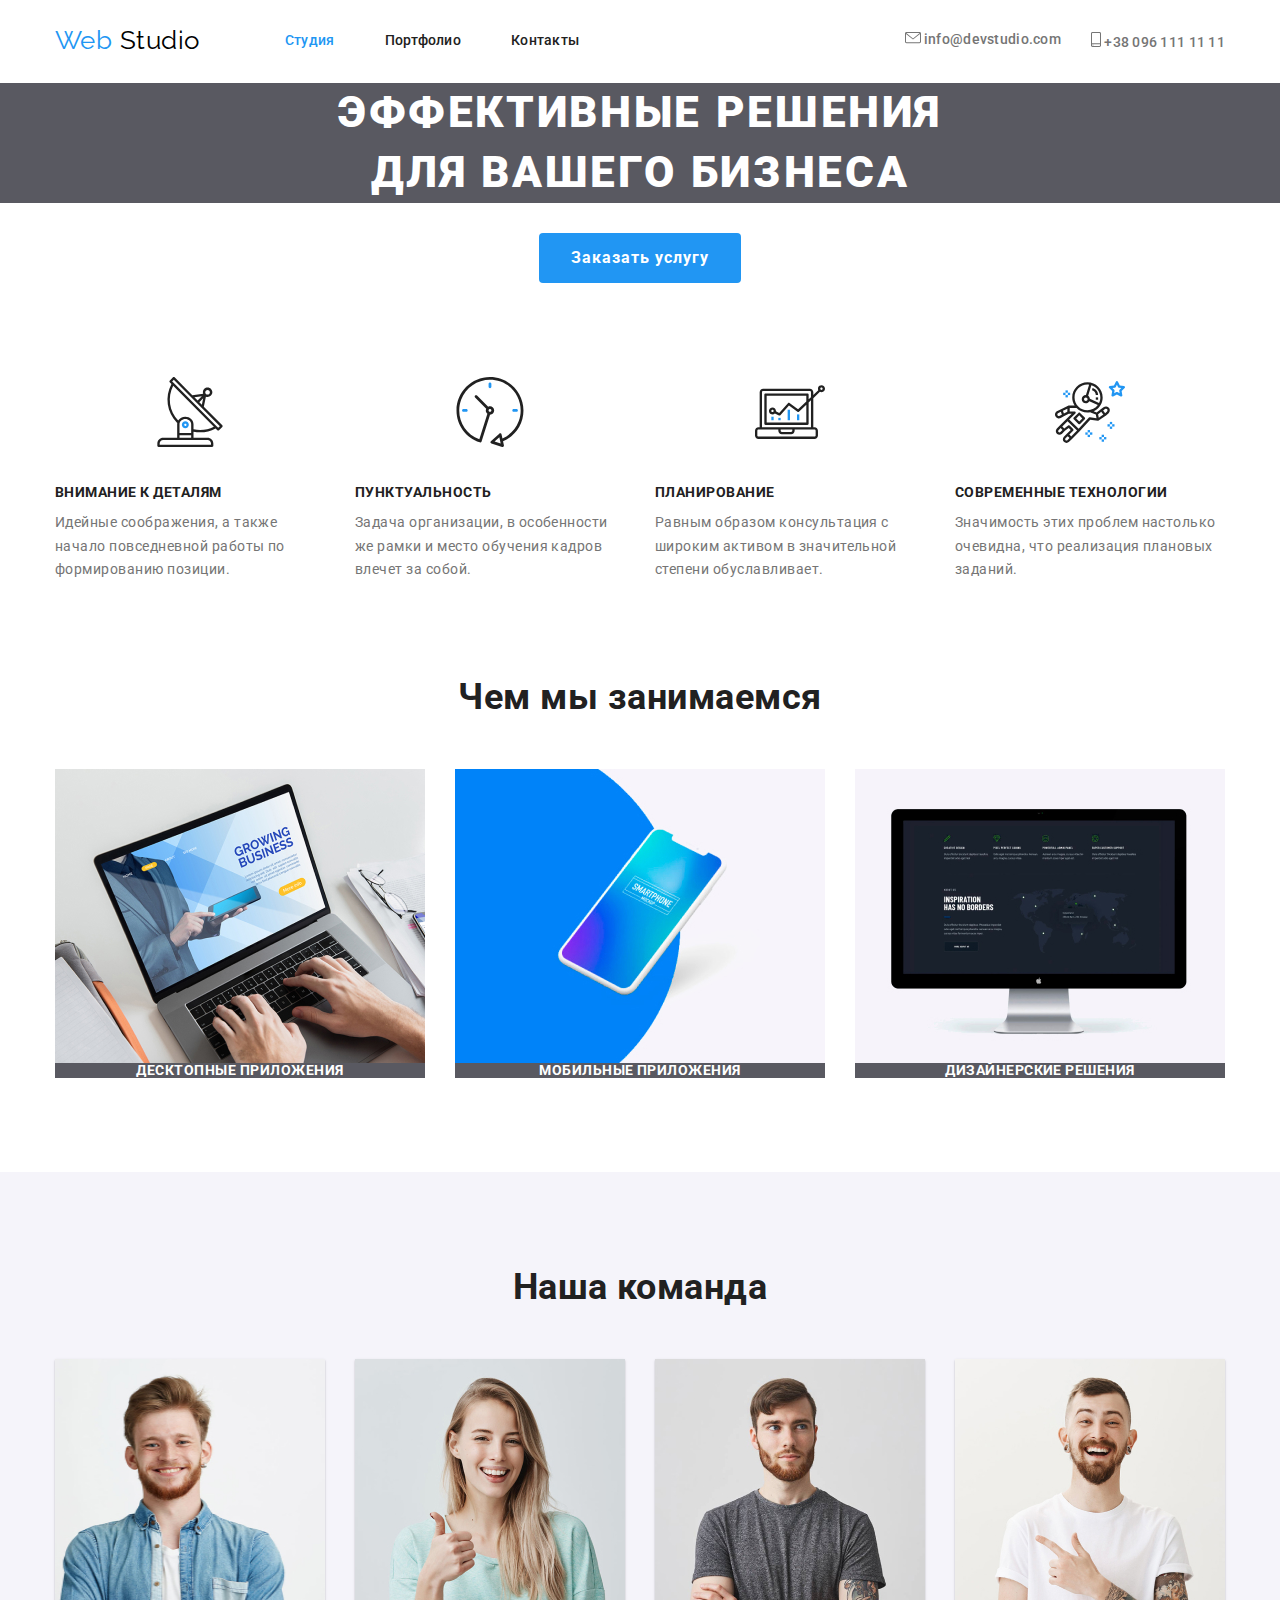
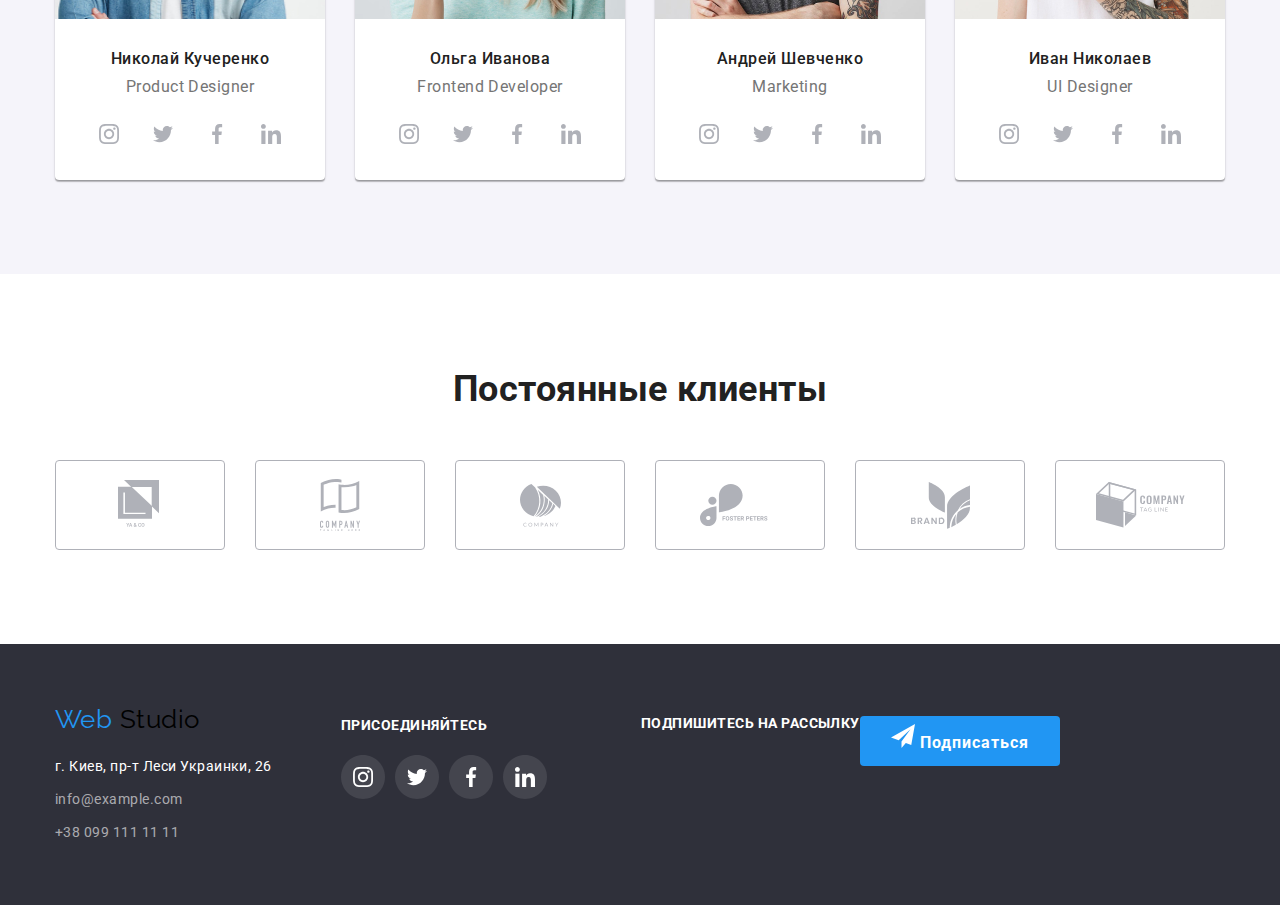
<file: index.html>
<!DOCTYPE html>
<html lang="ru">
	<head>
		<meta charset="UTF-8" />
		<meta name="viewport" content="width=device-width, initial-scale=1.0" />
		<title>Студия</title>
		<link
			href="https://fonts.googleapis.com/css2?family=Raleway:wght@700&family=Roboto:wght@400;500;700;900&display=swap"
			rel="stylesheet"
		/>
		<link rel="stylesheet" href="./css/normalize.css" />
		<link rel="stylesheet" href="./css/styles.css" />
	</head>
	<body>
		<!--Шапка сайта-->
		<header class="page-header">
			<div class="header-container">
				<nav class="navigation">
					<a href="./index.html" class="logo">
						<span class="logo-head">Web</span>
						Studio
					</a>

					<ul class="nav list">
						<li class="item"><a href="./index.html" class="nav-link current">Студия</a></li>
						<li class="item"><a href="./portfolio.html" class="nav-link">Портфолио</a></li>
						<li class="item"><a href="" class="nav-link">Контакты</a></li>
					</ul>
				</nav>
				<ul class="contact list">
					<li class="item">
						<a href="mailto:info@devstudio.com" class="link">
							<img src="./images/envelope.svg" alt="конверт" />
							info@devstudio.com
						</a>
					</li>
					<li>
						<a href="tel:+380961111111" class="link">
							<img src="./images/smartphone.svg" alt="смартфон" />
							+38 096 111 11 11
						</a>
					</li>
				</ul>
			</div>
		</header>

		<main>
			<!--Герой-->
			<section class="hero">
				<h1 class="hero-title">
					Эффективные решения
					<br />
					для вашего бизнеса
				</h1>
				<button class="button" type="button">Заказать услугу</button>
			</section>

			<!--Преимущества-->
			<section class="section no-padding">
				<div class="container">
					<!--Скрытый заголовок-->
					<h2 class="section-title visually-hidden">Наши преимущества</h2>
					<ul class="feature-list list">
						<li class="feature-item">
							<img src="./images/antenna1.svg" alt="антенна" />
							<h3 class="title">Внимание к деталям</h3>
							<p>
								Идейные соображения, а также начало повседневной работы по формированию позиции.
							</p>
						</li>
						<li class="feature-item">
							<img src="./images/clock1.svg" alt="часы" />
							<h3 class="title">Пунктуальность</h3>
							<p>
								Задача организации, в особенности же рамки и место обучения кадров влечет за собой.
							</p>
						</li>
						<li class="feature-item">
							<img src="./images/diagram1.svg" alt="диаграмма" />
							<h3 class="title">Планирование</h3>
							<p>
								Равным образом консультация с широким активом в значительной степени обуславливает.
							</p>
						</li>
						<li class="feature-item">
							<img src="./images/astronaut1.svg" alt="астронавт" />
							<h3 class="title">Современные технологии</h3>
							<p>
								Значимость этих проблем настолько очевидна, что реализация плановых заданий.
							</p>
						</li>
					</ul>
				</div>
			</section>

			<!--Услуги-->
			<section class="section">
				<div class="container">
					<h2 class="section-title">Чем мы занимаемся</h2>
					<ul class="services-list list">
						<li class="services-item">
							<img class="block" src="./images/notebook.jpg" alt="ноутбук" width="370" height="294" />
							<h3 class="services-title">Десктопные приложения</h3>
						</li>
						<li class="services-item">
							<img class="block" src="./images/phone.jpg" alt="телефон" width="370" height="294" />
							<h3 class="services-title">Мобильные приложения</h3>
						</li>
						<li class="services-item">
							<img class="block" src="./images/monitor.jpg" alt="монитор" width="370" height="294" />
							<h3 class="services-title">Дизайнерские решения</h3>
						</li>
					</ul>
				</div>
			</section>

			<!--Персонал-->
			<section class="staff-section">
				<div class="staff-container">
					<h2 class="section-title">Наша команда</h2>
					<ul class="staff-list list">
						<li class="staff-item">
							<img class="block" src="./images/nikolay.jpg" alt="николай" width="270" height="260" />
							<h3 class="title">Николай Кучеренко</h3>
							<p lang="en">Product Designer</p>
							<ul class="social-list list">
								<li class="social-item">
									<a href="" class="social-link">
										<img class="block" src="./images/instagram.svg" alt="Инстаграм" />
									</a>
								</li>
								<li class="social-item">
									<a href="" class="social-link">
										<img class="block" src="./images/twitter.svg" alt="Твиттер" />
									</a>
								</li>
								<li class="social-item">
									<a href="" class="social-link">
										<img class="block" src="./images/facebook.svg" alt="Фейсбук" />
									</a>
								</li>
								<li class="social-item">
									<a href="" class="social-link">
										<img class="block" src="./images/linkedin.svg" alt="Линкедин" />
									</a>
								</li>
							</ul>
						</li>
						<li class="staff-item">
							<img class="block" src="./images/olga.jpg" alt="ольга" width="270" height="260" />
							<h3 class="title">Ольга Иванова</h3>
							<p lang="en">Frontend Developer</p>
							<ul class="social-list list">
								<li class="social-item">
									<a href="" class="social-link">
										<img class="block" src="./images/instagram.svg" alt="Инстаграм" />
									</a>
								</li>
								<li class="social-item">
									<a href="" class="social-link">
										<img class="block" src="./images/twitter.svg" alt="Твиттер" />
									</a>
								</li>
								<li class="social-item">
									<a href="" class="social-link">
										<img class="block" src="./images/facebook.svg" alt="Фейсбук" />
									</a>
								</li>
								<li class="social-item">
									<a href="" class="social-link">
										<img class="block" src="./images/linkedin.svg" alt="Линкедин" />
									</a>
								</li>
							</ul>
						</li>
						<li class="staff-item">
							<img class="block" src="./images/andrey.jpg" alt="андрей" width="270" height="260" />
							<h3 class="title">Андрей Шевченко</h3>
							<p lang="en">Marketing</p>
							<ul class="social-list list">
								<li class="social-item">
									<a href="" class="social-link">
										<img class="block" src="./images/instagram.svg" alt="Инстаграм" />
									</a>
								</li>
								<li class="social-item">
									<a href="" class="social-link">
										<img class="block" src="./images/twitter.svg" alt="Твиттер" />
									</a>
								</li>
								<li class="social-item">
									<a href="" class="social-link">
										<img class="block" src="./images/facebook.svg" alt="Фейсбук" />
									</a>
								</li>
								<li class="social-item">
									<a href="" class="social-link">
										<img class="block" src="./images/linkedin.svg" alt="Линкедин" />
									</a>
								</li>
							</ul>
						</li>
						<li class="staff-item">
							<img class="block" src="./images/ivan.jpg" alt="иван" width="270" height="260" />
							<h3 class="title">Иван Николаев</h3>
							<p lang="en">UI Designer</p>
							<ul class="social-list list">
								<li class="social-item">
									<a href="" class="social-link">
										<img class="block" src="./images/instagram.svg" alt="Инстаграм" />
									</a>
								</li>
								<li class="social-item">
									<a href="" class="social-link">
										<img class="block" src="./images/twitter.svg" alt="Твиттер" />
									</a>
								</li>
								<li class="social-item">
									<a href="" class="social-link">
										<img class="block" src="./images/facebook.svg" alt="Фейсбук" />
									</a>
								</li>
								<li class="social-item">
									<a href="" class="social-link">
										<img class="block" src="./images/linkedin.svg" alt="Линкедин" />
									</a>
								</li>
							</ul>
						</li>
					</ul>
				</div>
			</section>

			<!--Клиенты-->
			<section class="section">
				<div class="container">
					<h2 class="section-title">Постоянные клиенты</h2>
					<ul class="clients-list list">
						<li class="clients-item">
							<a href=""><img class="block" src="./images/logo1.svg" alt="Логотип компании1" /></a>
						</li>
						<li class="clients-item">
							<a href=""><img class="block" src="./images/logo2.svg" alt="Логотип компании2" /></a>
						</li>
						<li class="clients-item">
							<a href=""><img class="block" src="./images/logo3.svg" alt="Логотип компании3" /></a>
						</li>
						<li class="clients-item">
							<a href=""><img class="block" src="./images/logo4.svg" alt="Логотип компании4" /></a>
						</li>
						<li class="clients-item">
							<a href=""><img class="block" src="./images/logo5.svg" alt="Логотип компании5" /></a>
						</li>
						<li class="clients-item">
							<a href=""><img class="block" src="./images/logo6.svg" alt="Логотип компании6" /></a>
						</li>
					</ul>
				</div>
			</section>
		</main>

		<!--Футер-->
		<footer class="footer">
			<div class="footer-container">
				<div class="info-container">
					<div class="logotype">
						<a href="./index.html" class="footer-logo">
							<span class="logo-head">Web</span>
							Studio
						</a>
					</div>
					<div class="address-container">
						<address class="address">
							<ul class="address-list list">
								<li class="address-item">
									<a href="https://goo.gl/maps/Vzsx6Xo2bajYZ1BS9" class="office">г. Киев, пр-т Леси Украинки, 26</a>
								</li>
								<li class="address-item">
									<a href="mailto:info@example.com" class="connection">info@example.com</a>
								</li>
								<li class="address-item">
									<a href="tel:+380991111111" class="connection">+38 099 111 11 11</a>
								</li>
							</ul>
						</address>
					</div>
				</div>
				<div class="social-container">
					<b class="act">присоединяйтесь</b>
					<ul class="footer-soclist list">
						<li class="footersocial-item">
							<a href="" class="footer-socisal">
								<img class="block" src="./images/instagram2.svg" alt="Инстаграм" />
							</a>
						</li>
						<li class="footersocial-item">
							<a href="" class="footer-socisal">
								<img class="block" src="./images/twitter2.svg" alt="Твиттер" />
							</a>
						</li>
						<li class="footersocial-item">
							<a href="" class="footer-socisal">
								<img class="block" src="./images/facebook2.svg" alt="Фейсбук" />
							</a>
						</li>
						<li class="footersocial-item">
							<a href="" class="footer-socisal">
								<img class="block" src="./images/linkedin2.svg" alt="Линкедин" />
							</a>
						</li>
					</ul>
				</div>
				<div class="act-container">
					<b class="act">Подпишитесь на рассылку</b>
					<a href="" class="button">
						<img src="./images/telegram.svg" alt="Телеграм" />
						Подписаться
					</a>
				</div>
			</div>
		</footer>
	</body>
</html>
</file>
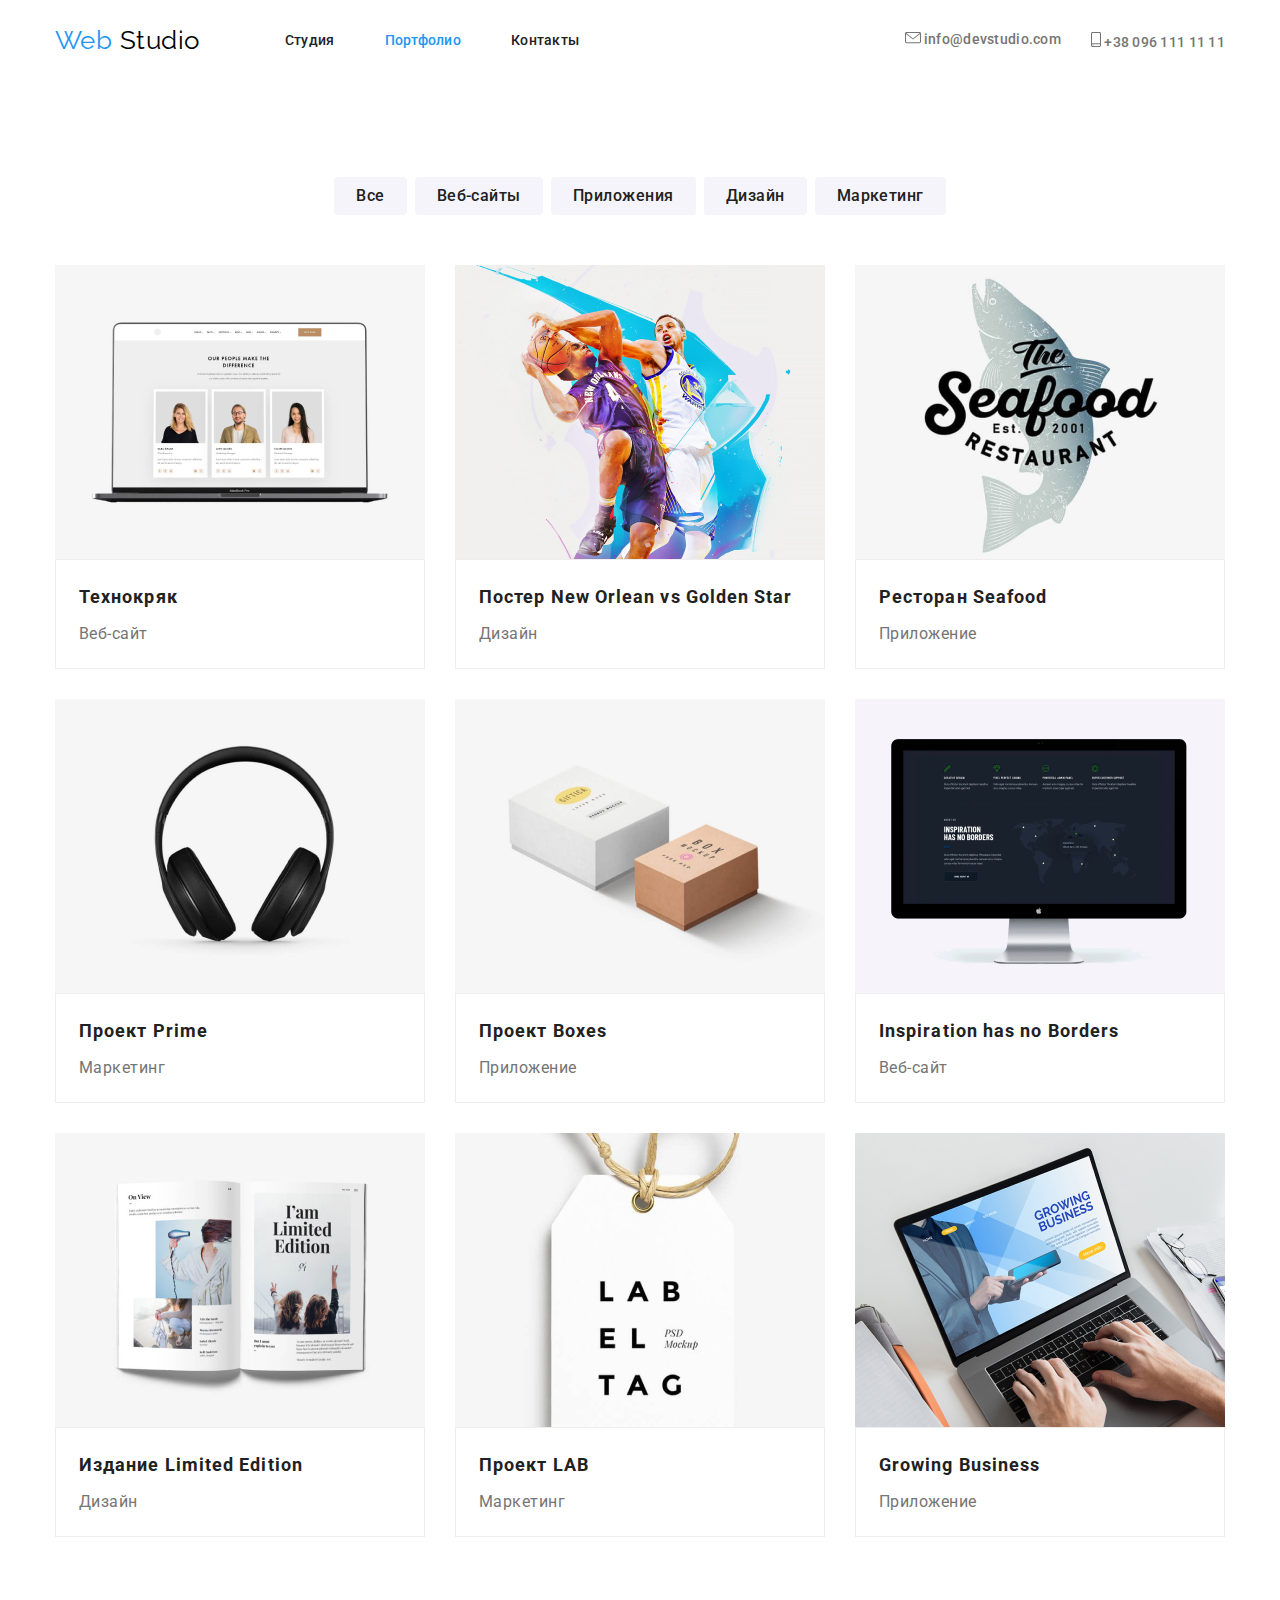
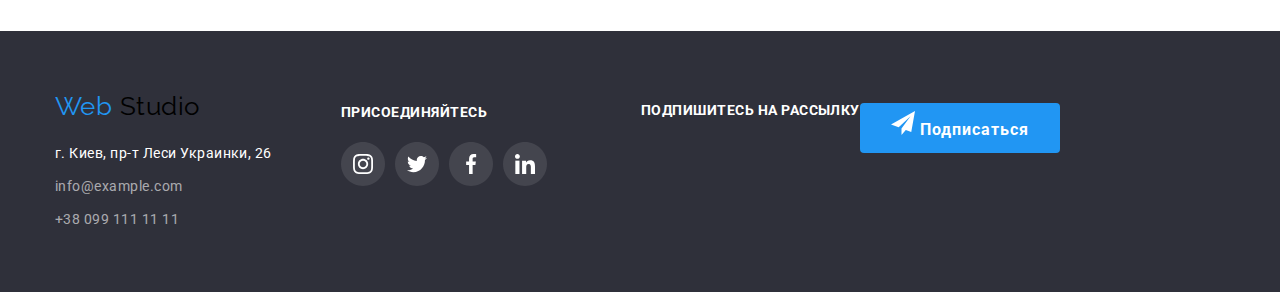
<file: portfolio.html>
<!DOCTYPE html>
<html lang="ru">
	<head>
		<meta charset="UTF-8" />
		<meta name="viewport" content="width=device-width, initial-scale=1.0" />
		<title>Портфолио</title>
		<link
			href="https://fonts.googleapis.com/css2?family=Raleway:wght@700&family=Roboto:wght@400;500;700;900&display=swap"
			rel="stylesheet"
		/>
		<link rel="stylesheet" href="./css/normalize.css" />
		<link rel="stylesheet" href="./css/styles.css" />
	</head>

	<body>
		<!--Шапка сайта-->
		<header class="page-header">
			<div class="header-container">
				<nav class="navigation">
					<a href="./index.html" class="logo">
						<span class="logo-head">Web</span>
						Studio
					</a>

					<ul class="nav list">
						<li class="item"><a href="./index.html" class="nav-link">Студия</a></li>
						<li class="item"><a href="./portfolio.html" class="nav-link current">Портфолио</a></li>
						<li class="item"><a href="" class="nav-link">Контакты</a></li>
					</ul>
				</nav>
				<ul class="contact list">
					<li class="item">
						<a href="mailto:info@devstudio.com" class="link">
							<img src="./images/envelope.svg" alt="конверт" />
							info@devstudio.com
						</a>
					</li>
					<li>
						<a href="tel:+380961111111" class="link">
							<img src="./images/smartphone.svg" alt="смартфон" />
							+38 096 111 11 11
						</a>
					</li>
				</ul>
			</div>
		</header>

		<main>
			<!--Портфолио-->
			<section class="section">
				<div class="container">
					<!--Скрытый заголовок-->
					<h1 class="visually-hidden">Портфолио</h1>
					<ul class="button-list list">
						<li class="item">
							<button class="portfolio-button" type="button">Все</button>
						</li>
						<li class="item">
							<button class="portfolio-button" type="button">Веб-сайты</button>
						</li>
						<li class="item">
							<button class="portfolio-button" type="button">Приложения</button>
						</li>
						<li class="item">
							<button class="portfolio-button" type="button">Дизайн</button>
						</li>
						<li class="item">
							<button class="portfolio-button" type="button">Маркетинг</button>
						</li>
					</ul>
					<ul class="flex-container list">
						<li class="flex-element">
							<a href="" class="portfolio-link">
								<img class="block" src="./images/technokryak.jpg" alt="технокряк" width="370" height="294" />
								<div class="portfolio-head">
									<h2 class="portfolio-title">Технокряк</h2>
									<p class="project">Веб-сайт</p>
								</div>
								<!--Текст ховера-->
								<p class="description">
									Технокряк это современная площадка распространения коронавируса. Компании используют эту платформу для
									цифрового шпионажа и атак на защищённые сервера конкурентов.
								</p>
							</a>
						</li>
						<li class="flex-element">
							<a href="" class="portfolio-link">
								<img class="block" src="./images/poster.jpg" alt="постер" width="370" height="294" />
								<div class="portfolio-head">
									<h2 class="portfolio-title">
										Постер
										<span lang="en">New Orlean vs Golden Star</span>
									</h2>
									<p class="project">Дизайн</p>
								</div>
								<!--Текст ховера-->
								<p class="description">
									Технокряк это современная площадка распространения коронавируса. Компании используют эту платформу для
									цифрового шпионажа и атак на защищённые сервера конкурентов.
								</p>
							</a>
						</li>
						<li class="flex-element">
							<a href="" class="portfolio-link">
								<img class="block" src="./images/restaurant.jpg" alt="ресторан" width="370" height="294" />
								<div class="portfolio-head">
									<h2 class="portfolio-title">
										Ресторан
										<span lang="en">Seafood</span>
									</h2>
									<p class="project">Приложение</p>
								</div>
								<!--Текст ховера-->
								<p class="description">
									Технокряк это современная площадка распространения коронавируса. Компании используют эту платформу для
									цифрового шпионажа и атак на защищённые сервера конкурентов.
								</p>
							</a>
						</li>
						<li class="flex-element">
							<a href="" class="portfolio-link">
								<img class="block" src="./images/prime.jpg" alt="прайм" width="370" height="294" />
								<div class="portfolio-head">
									<h2 class="portfolio-title">
										Проект
										<span lang="en">Prime</span>
									</h2>
									<p class="project">Маркетинг</p>
								</div>
								<!--Текст ховера-->
								<p class="description">
									Технокряк это современная площадка распространения коронавируса. Компании используют эту платформу для
									цифрового шпионажа и атак на защищённые сервера конкурентов.
								</p>
							</a>
						</li>
						<li class="flex-element">
							<a href="" class="portfolio-link">
								<img class="block" src="./images/boxes.jpg" alt="коробки" width="370" height="294" />
								<div class="portfolio-head">
									<h2 class="portfolio-title">
										Проект
										<span lang="en">Boxes</span>
									</h2>
									<p class="project">Приложение</p>
								</div>
								<!--Текст ховера-->
								<p class="description">
									Технокряк это современная площадка распространения коронавируса. Компании используют эту платформу для
									цифрового шпионажа и атак на защищённые сервера конкурентов.
								</p>
							</a>
						</li>
						<li class="flex-element">
							<a href="" class="portfolio-link">
								<img class="block" src="./images/inspiration.jpg" alt="вдохновение" width="370" height="294" />
								<div class="portfolio-head">
									<h2 class="portfolio-title" lang="en">Inspiration has no Borders</h2>
									<p class="project">Веб-сайт</p>
								</div>
								<!--Текст ховера-->
								<p class="description">
									Технокряк это современная площадка распространения коронавируса. Компании используют эту платформу для
									цифрового шпионажа и атак на защищённые сервера конкурентов.
								</p>
							</a>
						</li>
						<li class="flex-element">
							<a href="" class="portfolio-link">
								<img class="block" src="./images/book.jpg" alt="издание" width="370" height="294" />
								<div class="portfolio-head">
									<h2 class="portfolio-title">
										Издание
										<span lang="en">Limited Edition</span>
									</h2>
									<p class="project">Дизайн</p>
								</div>
								<!--Текст ховера-->
								<p class="description">
									Технокряк это современная площадка распространения коронавируса. Компании используют эту платформу для
									цифрового шпионажа и атак на защищённые сервера конкурентов.
								</p>
							</a>
						</li>
						<li class="flex-element">
							<a href="" class="portfolio-link">
								<img class="block" src="./images/lab.jpg" alt="лаб" width="370" height="294" />
								<div class="portfolio-head">
									<h2 class="portfolio-title">
										Проект
										<span lang="en">LAB</span>
									</h2>
									<p class="project">Маркетинг</p>
								</div>
								<!--Текст ховера-->
								<p class="description">
									Технокряк это современная площадка распространения коронавируса. Компании используют эту платформу для
									цифрового шпионажа и атак на защищённые сервера конкурентов.
								</p>
							</a>
						</li>
						<li class="flex-element">
							<a href="" class="portfolio-link">
								<img class="block" src="./images/business.jpg" alt="бизнес" width="370" height="294" />
								<div class="portfolio-head">
									<h2 class="portfolio-title" lang="en">Growing Business</h2>
									<p class="project">Приложение</p>
								</div>
								<!--Текст ховера-->
								<p class="description">
									Технокряк это современная площадка распространения коронавируса. Компании используют эту платформу для
									цифрового шпионажа и атак на защищённые сервера конкурентов.
								</p>
							</a>
						</li>
					</ul>
				</div>
			</section>
		</main>

		<!--Футер-->
		<footer class="footer">
			<div class="footer-container">
				<div class="info-container">
					<div class="logotype">
						<a href="./index.html" class="footer-logo">
							<span class="logo-head">Web</span>
							Studio
						</a>
					</div>
					<div class="address-container">
						<address class="address">
							<ul class="address-list list">
								<li class="address-item">
									<a href="https://goo.gl/maps/Vzsx6Xo2bajYZ1BS9" class="office">г. Киев, пр-т Леси Украинки, 26</a>
								</li>
								<li class="address-item">
									<a href="mailto:info@example.com" class="connection">info@example.com</a>
								</li>
								<li class="address-item">
									<a href="tel:+380991111111" class="connection">+38 099 111 11 11</a>
								</li>
							</ul>
						</address>
					</div>
				</div>
				<div class="social-container">
					<b class="act">присоединяйтесь</b>
					<ul class="footer-soclist list">
						<li class="footersocial-item">
							<a href="" class="footer-socisal">
								<img class="block" src="./images/instagram2.svg" alt="Инстаграм" />
							</a>
						</li>
						<li class="footersocial-item">
							<a href="" class="footer-socisal">
								<img class="block" src="./images/twitter2.svg" alt="Твиттер" />
							</a>
						</li>
						<li class="footersocial-item">
							<a href="" class="footer-socisal">
								<img class="block" src="./images/facebook2.svg" alt="Фейсбук" />
							</a>
						</li>
						<li class="footersocial-item">
							<a href="" class="footer-socisal">
								<img class="block" src="./images/linkedin2.svg" alt="Линкедин" />
							</a>
						</li>
					</ul>
				</div>
				<div class="act-container">
					<b class="act">Подпишитесь на рассылку</b>
					<a href="" class="button">
						<img src="./images/telegram.svg" alt="Телеграм" />
						Подписаться
					</a>
				</div>
			</div>
		</footer>
	</body>
</html>
</file>
<file: css/styles.css>
/*Палитра*/
/* цвет основного текста #757575 */
/* вторичный цвет текста #212121 */
/* черный #000000 */
/* белый  #FFFFFF */
/* акцент #2196F3 */
/* вторичный цвет фона #F5F4FA */

:root {
	--primary-text-color: #757575;
	--title-text-color: #212121;
	--accent-color: #2196f3;
	--primary-white-color: #ffffff;
	--secondary-white-color: #f5f4fa;
}

html {
	box-sizing: border-box;
}

*,
*::before,
*::after {
	box-sizing: inherit;
}

.visually-hidden {
	position: absolute !important;
	clip: rect(1px 1px 1px 1px);
	/* IE6, IE7 */
	clip: rect(1px, 1px, 1px, 1px);
	padding: 0 !important;
	border: 0 !important;
	height: 1px !important;
	width: 1px !important;
	overflow: hidden;
}

* {
	box-sizing: border-box;
}

body {
	background-color: var(--primary-white-color);
	color: var(--primary-text-color);

	font-family: Roboto, sans-serif;
	letter-spacing: 0.03em;
}

.list {
	padding: 0;
	margin: 0;
	list-style: none;
}

.block {
	display: block;
}

/*Шапка сайта*/

.page-header {
	background-color: var(--primary-white-color);
}

.header-container {
	display: flex;
	align-items: center;

	background-color: var(--primary-white-color);
	margin-left: auto;
	margin-right: auto;
	width: 1200px;
	padding-left: 15px;
	padding-right: 15px;
	/*outline: 2px solid tomato;*/
}

.container {
	background-color: var(--primary-white-color);
	margin-left: auto;
	margin-right: auto;
	width: 1200px;
	padding-left: 15px;
	padding-right: 15px;
	/*outline: 2px solid tomato;*/
}

/*Логотип*/

.navigation {
	display: flex;
}

.logo {
	display: block;
	padding-top: 24px;
	padding-bottom: 25px;

	color: #000000;
	font-family: Raleway, sans-serif;
	font-size: 26px;
	line-height: 1.2;
	text-decoration: none;
}

.logo-head {
	color: var(--accent-color);
}

/*Навигация*/

.nav {
	display: flex;
	margin-left: 85px;
}

.nav .item {
	margin-right: 50px;
	/*background-color: tomato;*/
}

.nav .item:last-child {
	margin-right: 0;
}

.nav .nav-link {
	display: block;
	padding-top: 32px;
	padding-bottom: 32px;

	color: var(--title-text-color);
	font-style: normal;
	font-weight: 500;
	font-size: 14px;
	line-height: 1.14;
	letter-spacing: 0.02em;
	text-decoration: none;
}

.nav .nav-link:hover,
.nav .nav-link:focus {
	color: var(--accent-color);
}

.nav .nav-link.current {
	color: var(--accent-color);
}

.contact {
	display: flex;
	margin-left: auto;
}

.contact .item {
	margin-right: 30px;
	/*background-color: teal;*/
}

.contact .item:last-child {
	margin-right: 0;
}

.contact .link {
	display: block;
	padding-top: 32px;
	padding-bottom: 32px;

	color: var(--primary-text-color);
	font-style: normal;
	font-weight: 500;
	font-size: 14px;
	line-height: 1.14;
	letter-spacing: 0.02em;
	text-decoration: none;
}

.contact .link:hover,
.contact .link:focus {
	color: var(--accent-color);
}

/*СТУДИЯ*/

/*Герой*/

.hero {
	text-align: center;
}

.hero-title {
	margin-top: 0;
	margin-bottom: 30px;

	color: var(--primary-white-color);
	/*временный цвет фона для видимости заголовка*/
	background-color: rgba(47, 48, 58, 0.8);
	font-style: normal;
	font-weight: 900;
	font-size: 44px;
	line-height: 1.36;
	letter-spacing: 0.06em;
	text-transform: uppercase;
}

/*Остальной main*/

/*Section*/

.section {
	padding-top: 94px;
	padding-bottom: 94px;
}

.section.no-padding {
	padding-top: 94px;
	padding-bottom: 0;
}

.section-title {
	margin-top: 0;
	margin-bottom: 50px;
	color: var(--title-text-color);
	font-style: normal;
	font-weight: 700;
	font-size: 36px;
	line-height: 1.17;
	text-align: center;
}

.section-title.centered {
	text-align: center;
}

/*Преимущества*/

.feature-list {
	display: flex;
	justify-content: space-between;

	font-style: normal;
	font-weight: 400;
	font-size: 14px;
	line-height: 1.71;
}

.feature-item {
	width: 270px;
	text-align: center;
}

.feature-list .title {
	margin-top: 30px;
	margin-bottom: 10px;
	text-align: start;

	color: var(--title-text-color);
	font-style: normal;
	font-weight: 700;
	font-size: 14px;
	line-height: 1.14;
	text-transform: uppercase;
}

.feature-list p {
	text-align: start;
	margin-top: 0;
	margin-bottom: 0px;
}

/*Услуги*/

.services-list .services-title {
	color: var(--primary-white-color);
	/*временный цвет фона для видимости заголовка*/
	background-color: rgba(47, 48, 58, 0.8);
	font-style: normal;
	font-weight: 700;
	font-size: 14px;
	line-height: 1.14;
	text-align: center;
	text-transform: uppercase;
}

.services-list {
	display: flex;
	justify-content: space-between;
}

.services-item {
	width: 370px;
}

.services-title {
	margin-top: 0;
	margin-bottom: 0;
}

/*Персонал*/

.staff-section {
	padding-top: 94px;
	padding-bottom: 94px;
	background-color: var(--secondary-white-color);
}

.staff-container {
	background-color: var(--secondary-white-color);
	margin-left: auto;
	margin-right: auto;
	width: 1200px;
	padding-left: 15px;
	padding-right: 15px;
	/*outline: 2px solid tomato;*/
}

.staff-list {
	display: flex;
	justify-content: space-between;
}

.staff-item {
	display: block;
	width: 270px;

	background-color: var(--primary-white-color);
	box-shadow: 0px 2px 1px rgba(0, 0, 0, 0.2), 0px 1px 1px rgba(0, 0, 0, 0.14), 0px 1px 3px rgba(0, 0, 0, 0.12);
	border-radius: 0px 0px 4px 4px;
}

.staff-list .title {
	margin-top: 30px;
	margin-bottom: 10px;

	color: var(--title-text-color);
	font-style: normal;
	font-weight: 500;
	font-size: 16px;
	line-height: 1.2;
	text-align: center;
}

.staff-list p {
	text-align: center;
	margin-top: 0;
	margin-bottom: 0px;
}

.social-list {
	display: flex;

	padding-top: 16px;
	padding-right: 32px;
	padding-bottom: 24px;
	padding-left: 32px;

	/*margin-left: auto;
	margin-right: auto;

	margin-top: 16px;
	margin-bottom: 24px;*/
	/*outline: 2px solid tomato;*/
}

.social-link {
	text-decoration: none;
}

.social-item {
	margin-right: 10px;
	/*background-color: teal;*/
}

.social-item:last-child {
	margin-right: 0;
}

/*Клиенты*/

.clients-list {
	display: flex;
	justify-content: space-between;
}

/*.clients-item {
	width: 170px;
	height: 90px;
}*/

/*Футер*/

.footer {
	background-color: #2f303a;
}

.footer-container {
	display: flex;
	align-items: flex-start;

	background-color: #2f303a;
	margin-left: auto;
	margin-right: auto;
	width: 1200px;
	padding-left: 15px;
	padding-right: 15px;
	/*outline: 2px solid tomato;*/
}

.footer-logo {
	display: block;

	color: #000000;
	font-family: Raleway, sans-serif;
	font-size: 26px;
	line-height: 1.2;
	text-decoration: none;
}

.info-container {
	padding-top: 60px;
	padding-right: 69px;
	padding-bottom: 60px;
	/*outline: 2px solid tomato;*/
}

.logotype {
	margin-bottom: 20px;
}

.address-container {
	display: block;
}

.address-item {
	margin-bottom: 9px;
	/*background-color: teal;*/
}

.address-item:last-child {
	margin-bottom: 0;
}

.office {
	color: var(--primary-white-color);
	font-style: normal;
	font-weight: 400;
	font-size: 14px;
	line-height: 1.71;
	text-decoration: none;
}

.connection {
	color: rgba(255, 255, 255, 0.6);
	font-style: normal;
	font-weight: 400;
	font-size: 14px;
	line-height: 1.71;
	text-decoration: none;
}

.social-container {
	padding-top: 72px;
	padding-right: 94px;
	padding-bottom: 100px;
	/*outline: 2px solid tomato;*/
}

.footer-soclist {
	display: flex;
	margin-top: 20px;
}

.footersocial-item {
	margin-right: 10px;
	/*background-color: teal;*/
}

.footersocial-item:last-child {
	margin-right: 0;
}

.footer-social {
	/*width: 44px;
	height: 44px;*/
	text-decoration: none;
}

.act-container {
	display: flex;
	padding-top: 72px;
	padding-bottom: 94px;
	/*outline: 2px solid tomato;*/
}

.act {
	color: var(--primary-white-color);
	font-style: normal;
	font-weight: 700;
	font-size: 14px;
	line-height: 1.14;
	text-transform: uppercase;
}

/*Button*/

.button {
	display: inline-block;
	padding: 8px 30px;
	border-radius: 4px;
	border-color: transparent;
	min-width: 200px;

	color: var(--primary-white-color);
	background-color: var(--accent-color);
	font-family: inherit;
	font-style: normal;
	font-weight: 700;
	font-size: 16px;
	line-height: 1.88;
	align-items: center;
	text-align: center;
	letter-spacing: 0.06em;
	text-decoration: none;
}

/*ПОРТФОЛИО*/

.button-list {
	display: flex;
	justify-content: center;
	margin-bottom: 50px;
}

.button-list .item {
	margin-right: 8px;
	/*background-color: tomato;*/
}

.button-list .item:last-child {
	margin-right: 0;
}

.portfolio-button {
	display: inline-block;
	padding: 4px 20px;
	border-radius: 4px;
	border-color: transparent;

	color: var(--title-text-color);
	background-color: var(--secondary-white-color);
	font-family: inherit;
	font-style: normal;
	font-weight: 500;
	font-size: 16px;
	line-height: 1.63;
	text-align: center;
	letter-spacing: 0.03em;
	text-decoration: none;
}

.portfolio-button:hover {
	color: var(--primary-white-color);
	background-color: var(--accent-color);
}

.flex-container {
	display: flex;
	flex-wrap: wrap;
}

.flex-element {
	width: 370px;
	margin-right: 30px;
	margin-bottom: 30px;

	background-color: var(--primary-white-color);
	box-sizing: border-box;
	/*background-color: tomato;*/
}

/*Альтернатива

calc((100% - кол-во маржинов в строке * значение маржина) / кол-во элементов в строке

.flex-element {
	width: calc((100%-60px) / 3);
	margin-right: 30px;
	margin-bottom: 30px;
	background-color: tomato;
}
*/

.flex-element:nth-child(3n) {
	margin-right: 0;
}

.flex-element:nth-last-child(-n + 3) {
	margin-bottom: 0;
}

.portfolio-head {
	padding: 19px 23px;
	border: 1px solid #eeeeee;
}

.portfolio-link {
	text-decoration: none;
}

.portfolio-title {
	margin-top: 0;
	margin-bottom: 4px;

	color: var(--title-text-color);
	font-style: normal;
	font-weight: 700;
	font-size: 18px;
	line-height: 2;
	letter-spacing: 0.06em;
}

.project {
	margin-top: 0;
	margin-bottom: 0;

	color: var(--primary-text-color);
	font-style: normal;
	font-weight: 400;
	font-size: 16px;
	line-height: 1.88;
}

.description {
	/*Временно скроем текст ховера для дз №3*/
	display: none;

	color: var(--primary-white-color);

	/*временный цвет фона для видимости текста*/
	background-color: rgba(33, 150, 243, 0.9);

	font-style: normal;
	font-weight: 400;
	font-size: 18px;
	line-height: 1.56;
}
</file>
